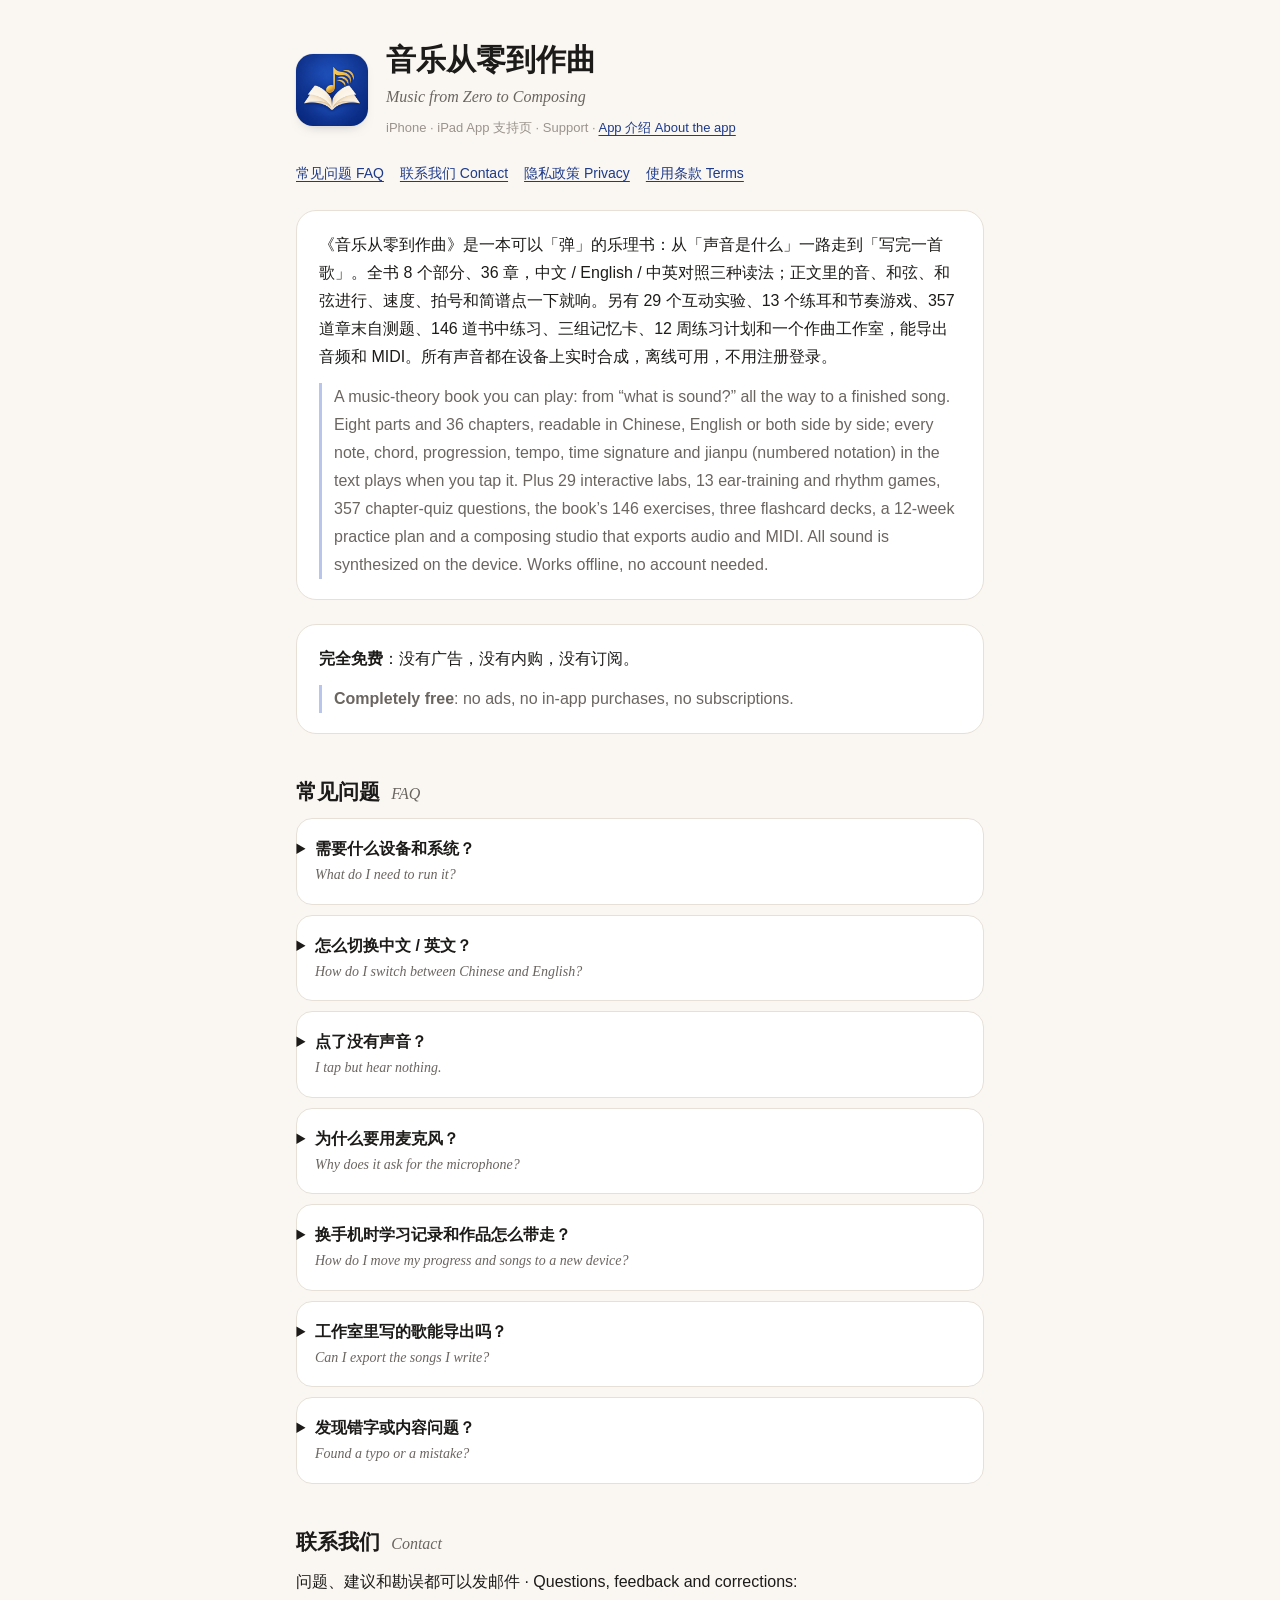
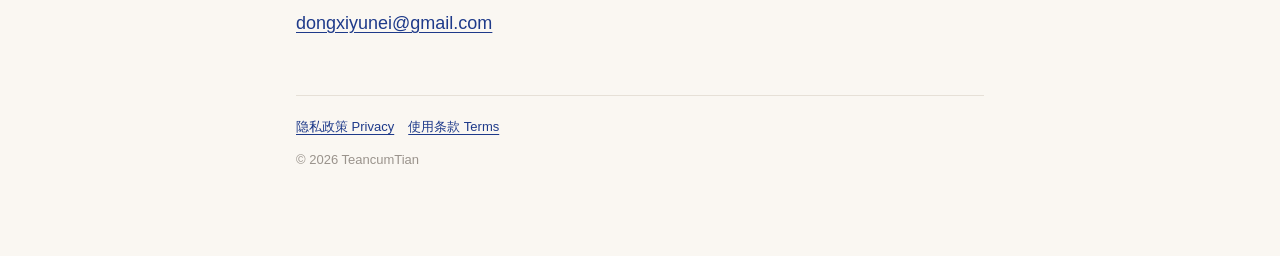
<file: index.html>
<!DOCTYPE html>
<html lang="zh-Hans">
<head>
<meta charset="utf-8">
<meta name="viewport" content="width=device-width, initial-scale=1">
<title>音乐从零到作曲 — 支持 Support</title>
<meta name="description" content="《音乐从零到作曲》App 支持页：常见问题、联系方式。Support for Music from Zero to Composing.">
<link rel="icon" href="icon.png">
<link rel="apple-touch-icon" href="apple-touch-icon.png">
<link rel="stylesheet" href="style.css">
</head>
<body>
<main>
  <header class="hero">
    <img src="icon.png" alt="音乐从零到作曲 App 图标 · app icon">
    <div>
      <h1>音乐从零到作曲</h1>
      <p class="subtitle" lang="en">Music from Zero to Composing</p>
      <p class="tag">iPhone · iPad App 支持页 · Support · <a href="https://music.myheartand.me/">App 介绍 About the app</a></p>
    </div>
  </header>
  <nav class="top"><a href="#faq">常见问题 FAQ</a><a href="#contact">联系我们 Contact</a><a href="privacy.html">隐私政策 Privacy</a><a href="terms.html">使用条款 Terms</a></nav>

  <div class="card">
    <p>《音乐从零到作曲》是一本可以「弹」的乐理书：从「声音是什么」一路走到「写完一首歌」。全书 8 个部分、36 章，中文 / English / 中英对照三种读法；正文里的音、和弦、和弦进行、速度、拍号和简谱点一下就响。另有 29 个互动实验、13 个练耳和节奏游戏、357 道章末自测题、146 道书中练习、三组记忆卡、12 周练习计划和一个作曲工作室，能导出音频和 MIDI。所有声音都在设备上实时合成，离线可用，不用注册登录。</p>
    <p class="en" lang="en">A music-theory book you can play: from “what is sound?” all the way to a finished song. Eight parts and 36 chapters, readable in Chinese, English or both side by side; every note, chord, progression, tempo, time signature and jianpu (numbered notation) in the text plays when you tap it. Plus 29 interactive labs, 13 ear-training and rhythm games, 357 chapter-quiz questions, the book’s 146 exercises, three flashcard decks, a 12-week practice plan and a composing studio that exports audio and MIDI. All sound is synthesized on the device. Works offline, no account needed.</p>
  </div>

  <div class="card">
    <p><strong>完全免费</strong>：没有广告，没有内购，没有订阅。</p>
    <p class="en" lang="en"><strong>Completely free</strong>: no ads, no in-app purchases, no subscriptions.</p>
  </div>

  <h2 id="faq">常见问题 <span class="en-title" lang="en">FAQ</span></h2>

  <details>
    <summary>需要什么设备和系统？<span class="en-q" lang="en">What do I need to run it?</span></summary>
    <p>iPhone 或 iPad，系统需要 iOS / iPadOS 26 或更新版本。</p>
    <p class="en" lang="en">An iPhone or iPad running iOS / iPadOS 26 or later.</p>
  </details>

  <details>
    <summary>怎么切换中文 / 英文？<span class="en-q" lang="en">How do I switch between Chinese and English?</span></summary>
    <p><strong>书的正文</strong>：在「设置 → 阅读语言」里选中文、English 或中英对照；阅读页右上角的「Aa」菜单也能随时切。只看一种语言时，轻点一段就会在下面展开另一种语言（设置里可以关）。</p>
    <p><strong>界面</strong>（按钮、实验、游戏、题目）跟随系统语言：系统是中文就显示中文，其他语言显示英文。想单独改这个 App 的界面语言，打开系统「设置 → App → 音乐从零到作曲 → 语言」。</p>
    <p class="en" lang="en"><strong>The book text</strong>: choose 中文, English or Bilingual in Settings → Reading Language, or anytime from the “Aa” menu at the top of a chapter. In single-language mode, tap a paragraph to see the other language under it (you can turn this off in Settings).</p>
    <p class="en" lang="en"><strong>The interface</strong> (buttons, labs, games, quizzes) follows your system language: Chinese if your system is in Chinese, English otherwise. To change it for this app only, open the system Settings → Apps → Music from Zero → Language.</p>
  </details>

  <details>
    <summary>点了没有声音？<span class="en-q" lang="en">I tap but hear nothing.</span></summary>
    <p>先按音量键把声音调大，再看看是不是连着蓝牙耳机或音箱。App 里「设置 → 声音」有总音量和「试听」按钮。静音开关不影响 App 的声音。</p>
    <p class="en" lang="en">Turn the volume up with the side buttons and check for connected Bluetooth headphones or speakers. In the app, Settings → Sound has a master volume and a Preview button. The silent switch does not mute the app.</p>
  </details>

  <details>
    <summary>为什么要用麦克风？<span class="en-q" lang="en">Why does it ask for the microphone?</span></summary>
    <p>只有调音器和「唱准」游戏会用麦克风，用来听你唱或弹的音高。声音只在本机实时分析，不录音、不保存、不上传。不想给权限也没关系，其他功能都能用；以后想开，到系统「设置 → 隐私与安全性 → 麦克风」里打开。</p>
    <p class="en" lang="en">Only the tuner and the Sing in Tune game use the microphone, to hear the pitch you sing or play. The sound is analyzed live on your device and is never recorded, stored or uploaded. Everything else works without it; to turn it on later, go to Settings → Privacy &amp; Security → Microphone.</p>
  </details>

  <details>
    <summary>换手机时学习记录和作品怎么带走？<span class="en-q" lang="en">How do I move my progress and songs to a new device?</span></summary>
    <p>学习记录、笔记、自测成绩和作曲工作室里的作品只存在这台设备上。打开「设置 → 备份 → 导出学习记录和作品…」，把生成的文件存到「文件」App 或发给自己，再在新设备上用「从备份导入…」恢复。注意：导入会替换新设备上现有的记录。</p>
    <p class="en" lang="en">Your progress, notes, quiz scores and studio songs are stored only on this device. Use Settings → Backup → Export Progress and Songs… to save a file to the Files app or send it to yourself, then Import from Backup… on the new device. Note that importing replaces the records already on that device.</p>
  </details>

  <details>
    <summary>工作室里写的歌能导出吗？<span class="en-q" lang="en">Can I export the songs I write?</span></summary>
    <p>能。在作品里点「导出」：音频（M4A 或 WAV）按混音台的设置渲染；MIDI 能在 GarageBand、Logic 等软件里打开继续改。文件保存到你自己选的位置。你写的歌归你自己。</p>
    <p class="en" lang="en">Yes. Tap Export in a song: audio (M4A or WAV) is rendered with your mixer settings, and MIDI opens in GarageBand, Logic and other apps for further editing. Files are saved where you choose. The songs you write are yours.</p>
  </details>

  <details>
    <summary>发现错字或内容问题？<span class="en-q" lang="en">Found a typo or a mistake?</span></summary>
    <p>欢迎发邮件告诉我们，写上章节号（比如「第 14 章 14.2」）或附一张截图。</p>
    <p class="en" lang="en">Please email us with the chapter and section number (for example “14.2”) or a screenshot.</p>
  </details>

  <h2 id="contact">联系我们 <span class="en-title" lang="en">Contact</span></h2>
  <p>问题、建议和勘误都可以发邮件 · Questions, feedback and corrections:</p>
  <p class="contact"><a href="mailto:dongxiyunei@gmail.com?subject=%E9%9F%B3%E4%B9%90%E4%BB%8E%E9%9B%B6%E5%88%B0%E4%BD%9C%E6%9B%B2%20%E5%8F%8D%E9%A6%88%20Music%20from%20Zero%20feedback">dongxiyunei@gmail.com</a></p>

  <footer>
    <a href="privacy.html">隐私政策 Privacy</a><a href="terms.html">使用条款 Terms</a>
    <p style="margin-top:10px">© 2026 TeancumTian</p>
  </footer>
</main>
</body>
</html>
</file>
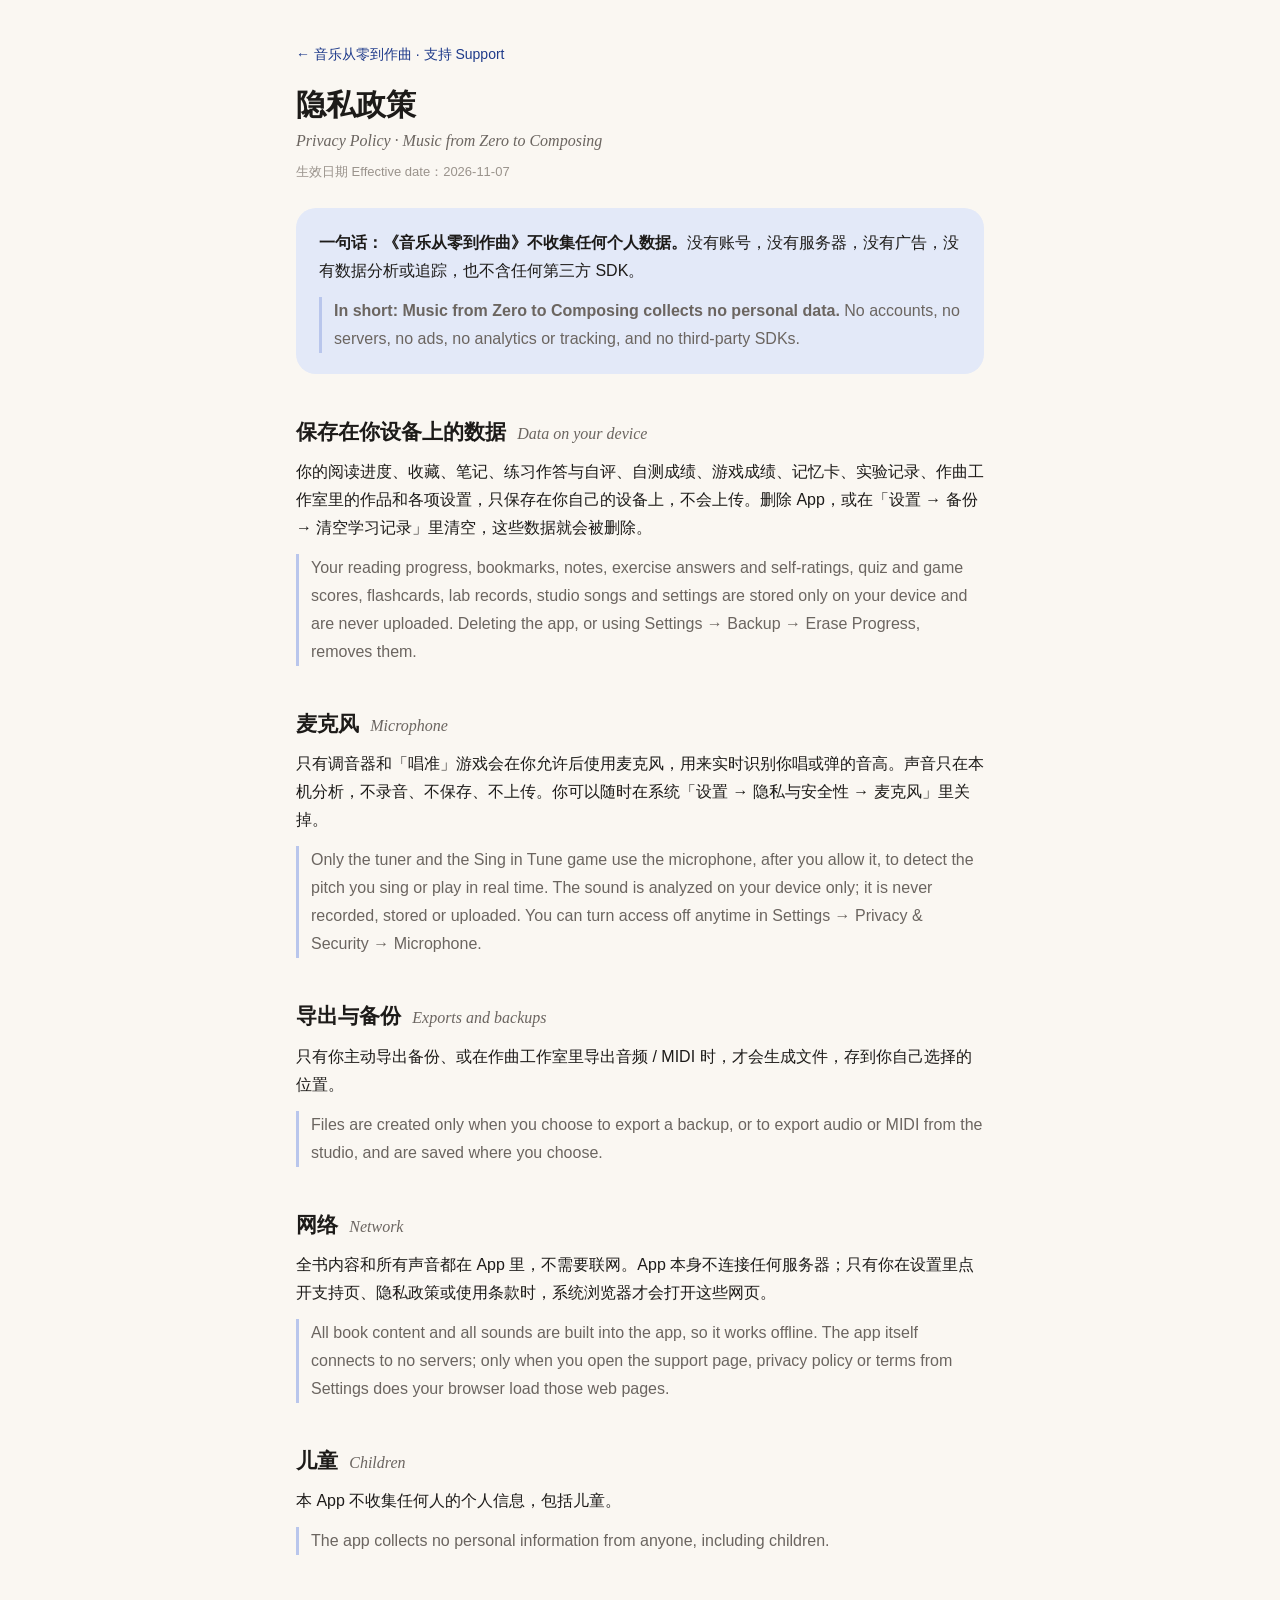
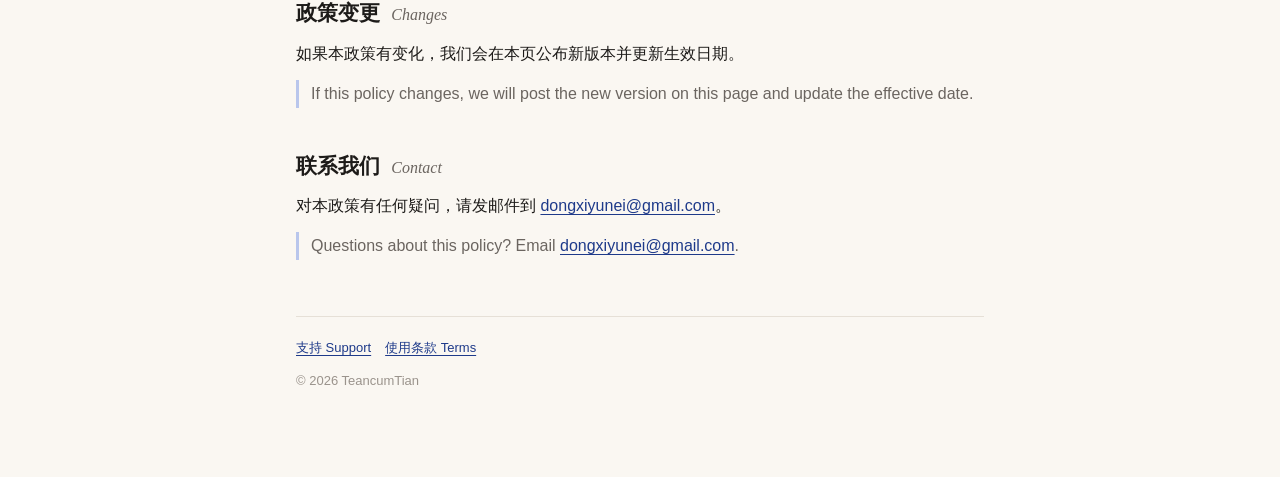
<file: privacy.html>
<!DOCTYPE html>
<html lang="zh-Hans">
<head>
<meta charset="utf-8">
<meta name="viewport" content="width=device-width, initial-scale=1">
<title>隐私政策 Privacy Policy — 音乐从零到作曲</title>
<meta name="description" content="《音乐从零到作曲》隐私政策：不收集任何个人数据。Privacy Policy for Music from Zero to Composing: no personal data is collected.">
<link rel="icon" href="icon.png">
<link rel="apple-touch-icon" href="apple-touch-icon.png">
<link rel="stylesheet" href="style.css">
</head>
<body>
<main>
  <a class="back" href="./">← 音乐从零到作曲 · 支持 Support</a>
  <h1>隐私政策</h1>
  <p class="subtitle" lang="en">Privacy Policy · Music from Zero to Composing</p>
  <p class="tag">生效日期 Effective date：2026-11-07</p>

  <div class="summary">
    <p><strong>一句话：《音乐从零到作曲》不收集任何个人数据。</strong>没有账号，没有服务器，没有广告，没有数据分析或追踪，也不含任何第三方 SDK。</p>
    <p class="en" lang="en"><strong>In short: Music from Zero to Composing collects no personal data.</strong> No accounts, no servers, no ads, no analytics or tracking, and no third-party SDKs.</p>
  </div>

  <h2>保存在你设备上的数据 <span class="en-title" lang="en">Data on your device</span></h2>
  <p>你的阅读进度、收藏、笔记、练习作答与自评、自测成绩、游戏成绩、记忆卡、实验记录、作曲工作室里的作品和各项设置，只保存在你自己的设备上，不会上传。删除 App，或在「设置 → 备份 → 清空学习记录」里清空，这些数据就会被删除。</p>
  <p class="en" lang="en">Your reading progress, bookmarks, notes, exercise answers and self-ratings, quiz and game scores, flashcards, lab records, studio songs and settings are stored only on your device and are never uploaded. Deleting the app, or using Settings → Backup → Erase Progress, removes them.</p>

  <h2>麦克风 <span class="en-title" lang="en">Microphone</span></h2>
  <p>只有调音器和「唱准」游戏会在你允许后使用麦克风，用来实时识别你唱或弹的音高。声音只在本机分析，不录音、不保存、不上传。你可以随时在系统「设置 → 隐私与安全性 → 麦克风」里关掉。</p>
  <p class="en" lang="en">Only the tuner and the Sing in Tune game use the microphone, after you allow it, to detect the pitch you sing or play in real time. The sound is analyzed on your device only; it is never recorded, stored or uploaded. You can turn access off anytime in Settings → Privacy &amp; Security → Microphone.</p>

  <h2>导出与备份 <span class="en-title" lang="en">Exports and backups</span></h2>
  <p>只有你主动导出备份、或在作曲工作室里导出音频 / MIDI 时，才会生成文件，存到你自己选择的位置。</p>
  <p class="en" lang="en">Files are created only when you choose to export a backup, or to export audio or MIDI from the studio, and are saved where you choose.</p>

  <h2>网络 <span class="en-title" lang="en">Network</span></h2>
  <p>全书内容和所有声音都在 App 里，不需要联网。App 本身不连接任何服务器；只有你在设置里点开支持页、隐私政策或使用条款时，系统浏览器才会打开这些网页。</p>
  <p class="en" lang="en">All book content and all sounds are built into the app, so it works offline. The app itself connects to no servers; only when you open the support page, privacy policy or terms from Settings does your browser load those web pages.</p>

  <h2>儿童 <span class="en-title" lang="en">Children</span></h2>
  <p>本 App 不收集任何人的个人信息，包括儿童。</p>
  <p class="en" lang="en">The app collects no personal information from anyone, including children.</p>

  <h2>政策变更 <span class="en-title" lang="en">Changes</span></h2>
  <p>如果本政策有变化，我们会在本页公布新版本并更新生效日期。</p>
  <p class="en" lang="en">If this policy changes, we will post the new version on this page and update the effective date.</p>

  <h2>联系我们 <span class="en-title" lang="en">Contact</span></h2>
  <p>对本政策有任何疑问，请发邮件到 <a href="mailto:dongxiyunei@gmail.com">dongxiyunei@gmail.com</a>。</p>
  <p class="en" lang="en">Questions about this policy? Email <a href="mailto:dongxiyunei@gmail.com">dongxiyunei@gmail.com</a>.</p>

  <footer>
    <a href="./">支持 Support</a><a href="terms.html">使用条款 Terms</a>
    <p style="margin-top:10px">© 2026 TeancumTian</p>
  </footer>
</main>
</body>
</html>
</file>
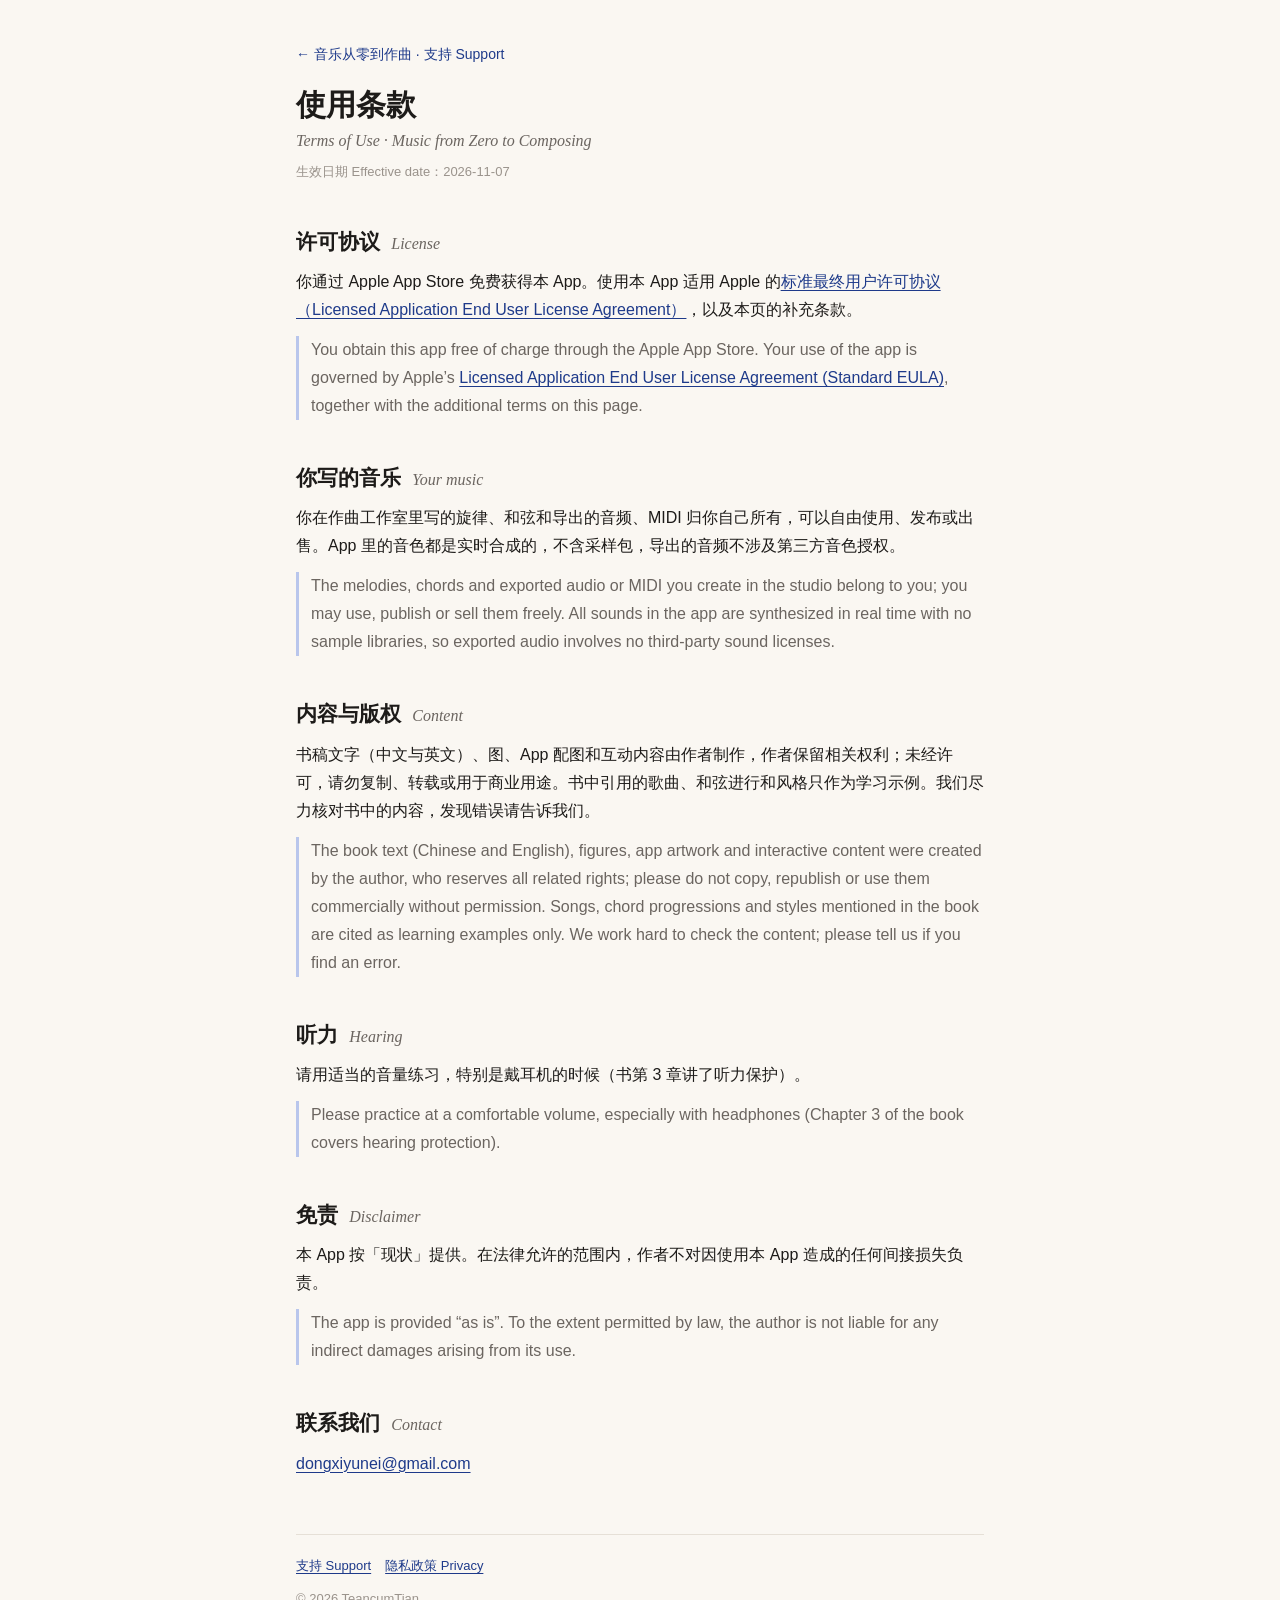
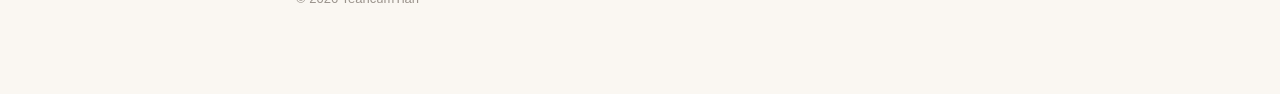
<file: terms.html>
<!DOCTYPE html>
<html lang="zh-Hans">
<head>
<meta charset="utf-8">
<meta name="viewport" content="width=device-width, initial-scale=1">
<title>使用条款 Terms of Use — 音乐从零到作曲</title>
<meta name="description" content="《音乐从零到作曲》使用条款。Terms of Use for Music from Zero to Composing.">
<link rel="icon" href="icon.png">
<link rel="apple-touch-icon" href="apple-touch-icon.png">
<link rel="stylesheet" href="style.css">
</head>
<body>
<main>
  <a class="back" href="./">← 音乐从零到作曲 · 支持 Support</a>
  <h1>使用条款</h1>
  <p class="subtitle" lang="en">Terms of Use · Music from Zero to Composing</p>
  <p class="tag">生效日期 Effective date：2026-11-07</p>

  <h2>许可协议 <span class="en-title" lang="en">License</span></h2>
  <p>你通过 Apple App Store 免费获得本 App。使用本 App 适用 Apple 的<a href="https://www.apple.com/legal/internet-services/itunes/dev/stdeula/">标准最终用户许可协议（Licensed Application End User License Agreement）</a>，以及本页的补充条款。</p>
  <p class="en" lang="en">You obtain this app free of charge through the Apple App Store. Your use of the app is governed by Apple’s <a href="https://www.apple.com/legal/internet-services/itunes/dev/stdeula/">Licensed Application End User License Agreement (Standard EULA)</a>, together with the additional terms on this page.</p>

  <h2>你写的音乐 <span class="en-title" lang="en">Your music</span></h2>
  <p>你在作曲工作室里写的旋律、和弦和导出的音频、MIDI 归你自己所有，可以自由使用、发布或出售。App 里的音色都是实时合成的，不含采样包，导出的音频不涉及第三方音色授权。</p>
  <p class="en" lang="en">The melodies, chords and exported audio or MIDI you create in the studio belong to you; you may use, publish or sell them freely. All sounds in the app are synthesized in real time with no sample libraries, so exported audio involves no third-party sound licenses.</p>

  <h2>内容与版权 <span class="en-title" lang="en">Content</span></h2>
  <p>书稿文字（中文与英文）、图、App 配图和互动内容由作者制作，作者保留相关权利；未经许可，请勿复制、转载或用于商业用途。书中引用的歌曲、和弦进行和风格只作为学习示例。我们尽力核对书中的内容，发现错误请告诉我们。</p>
  <p class="en" lang="en">The book text (Chinese and English), figures, app artwork and interactive content were created by the author, who reserves all related rights; please do not copy, republish or use them commercially without permission. Songs, chord progressions and styles mentioned in the book are cited as learning examples only. We work hard to check the content; please tell us if you find an error.</p>

  <h2>听力 <span class="en-title" lang="en">Hearing</span></h2>
  <p>请用适当的音量练习，特别是戴耳机的时候（书第 3 章讲了听力保护）。</p>
  <p class="en" lang="en">Please practice at a comfortable volume, especially with headphones (Chapter 3 of the book covers hearing protection).</p>

  <h2>免责 <span class="en-title" lang="en">Disclaimer</span></h2>
  <p>本 App 按「现状」提供。在法律允许的范围内，作者不对因使用本 App 造成的任何间接损失负责。</p>
  <p class="en" lang="en">The app is provided “as is”. To the extent permitted by law, the author is not liable for any indirect damages arising from its use.</p>

  <h2>联系我们 <span class="en-title" lang="en">Contact</span></h2>
  <p><a href="mailto:dongxiyunei@gmail.com">dongxiyunei@gmail.com</a></p>

  <footer>
    <a href="./">支持 Support</a><a href="privacy.html">隐私政策 Privacy</a>
    <p style="margin-top:10px">© 2026 TeancumTian</p>
  </footer>
</main>
</body>
</html>
</file>
<file: style.css>
:root {
  color-scheme: light dark;
  --paper: #FAF7F2; --surface: #FFFFFF; --sunken: #F2EEE7; --hair: #E6E0D7;
  --ink: #1D1B19; --ink2: #6B6560; --ink3: #9A938C;
  --accent: #1E3A8A; --accent-soft: #E3E9F8; --gold: #C98A1B; --en-bar: #B9C6EC;
}
@media (prefers-color-scheme: dark) {
  :root {
    --paper: #14161B; --surface: #1C1F26; --sunken: #262A33; --hair: #2E333D;
    --ink: #EDEBE7; --ink2: #A19C96; --ink3: #6F6A65;
    --accent: #8FA8F0; --accent-soft: #1E2740; --gold: #F0B848; --en-bar: #3B4A78;
  }
}
* { box-sizing: border-box; }
html { -webkit-text-size-adjust: 100%; }
body {
  margin: 0; background: var(--paper); color: var(--ink);
  font: 16px/1.75 -apple-system, BlinkMacSystemFont, "PingFang SC", "Hiragino Sans GB", "Noto Sans CJK SC", "Microsoft YaHei", sans-serif;
}
main { max-width: 720px; margin: 0 auto; padding: 40px 16px 72px; }
h1, h2, h3 { font-family: "Songti SC", "Source Han Serif SC", "Noto Serif CJK SC", "STSong", Georgia, serif; font-weight: 600; line-height: 1.35; }
h1 { font-size: 30px; margin: 0; }
h2 { font-size: 21px; margin: 44px 0 12px; }
h2 .en-title { font-family: Georgia, "Times New Roman", serif; font-style: italic; font-weight: 400; font-size: 16px; color: var(--ink2); margin-left: 6px; }
p { margin: 0 0 12px; }
ul { padding-left: 22px; margin: 0 0 12px; }
a { color: var(--accent); text-underline-offset: 3px; }
.back { display: inline-block; font-size: 14px; margin-bottom: 18px; text-decoration: none; }
.hero { display: flex; gap: 18px; align-items: center; }
.hero img { width: 72px; height: 72px; border-radius: 17px; flex: none; box-shadow: 0 0 0 0.5px var(--hair), 0 6px 14px -10px rgba(20, 30, 60, .5); }
.subtitle { font-family: Georgia, "Times New Roman", serif; font-style: italic; color: var(--ink2); margin: 2px 0 0; }
.tag { color: var(--ink3); font-size: 13px; margin: 6px 0 0; }
nav.top { margin: 22px 0 0; font-size: 14px; }
nav.top a { margin-right: 16px; white-space: nowrap; display: inline-block; }
.card, .summary { background: var(--surface); border: 0.5px solid var(--hair); border-radius: 20px; padding: 20px 22px; margin-top: 24px; }
.summary { background: var(--accent-soft); border-color: transparent; }
.en { border-left: 3px solid var(--en-bar); padding-left: 12px; color: var(--ink2); }
.card .en, .summary .en { margin-bottom: 0; }
.note { font-size: 14px; color: var(--ink2); margin-top: 14px; }
details { background: var(--surface); border: 0.5px solid var(--hair); border-radius: 16px; padding: 4px 18px; margin: 10px 0; }
summary { cursor: pointer; font-weight: 600; padding: 12px 0; list-style-position: outside; }
summary .en-q { display: block; font-weight: 400; font-size: 14px; color: var(--ink2); font-family: Georgia, "Times New Roman", serif; font-style: italic; }
details[open] summary { border-bottom: 0.5px solid var(--hair); margin-bottom: 12px; }
details p { font-size: 15px; }
.contact { font-size: 18px; }
footer { margin-top: 56px; padding-top: 20px; border-top: 0.5px solid var(--hair); font-size: 13px; color: var(--ink3); }
footer a { margin-right: 14px; white-space: nowrap; }
@media (max-width: 560px) { h1 { font-size: 26px; } }
</file>
